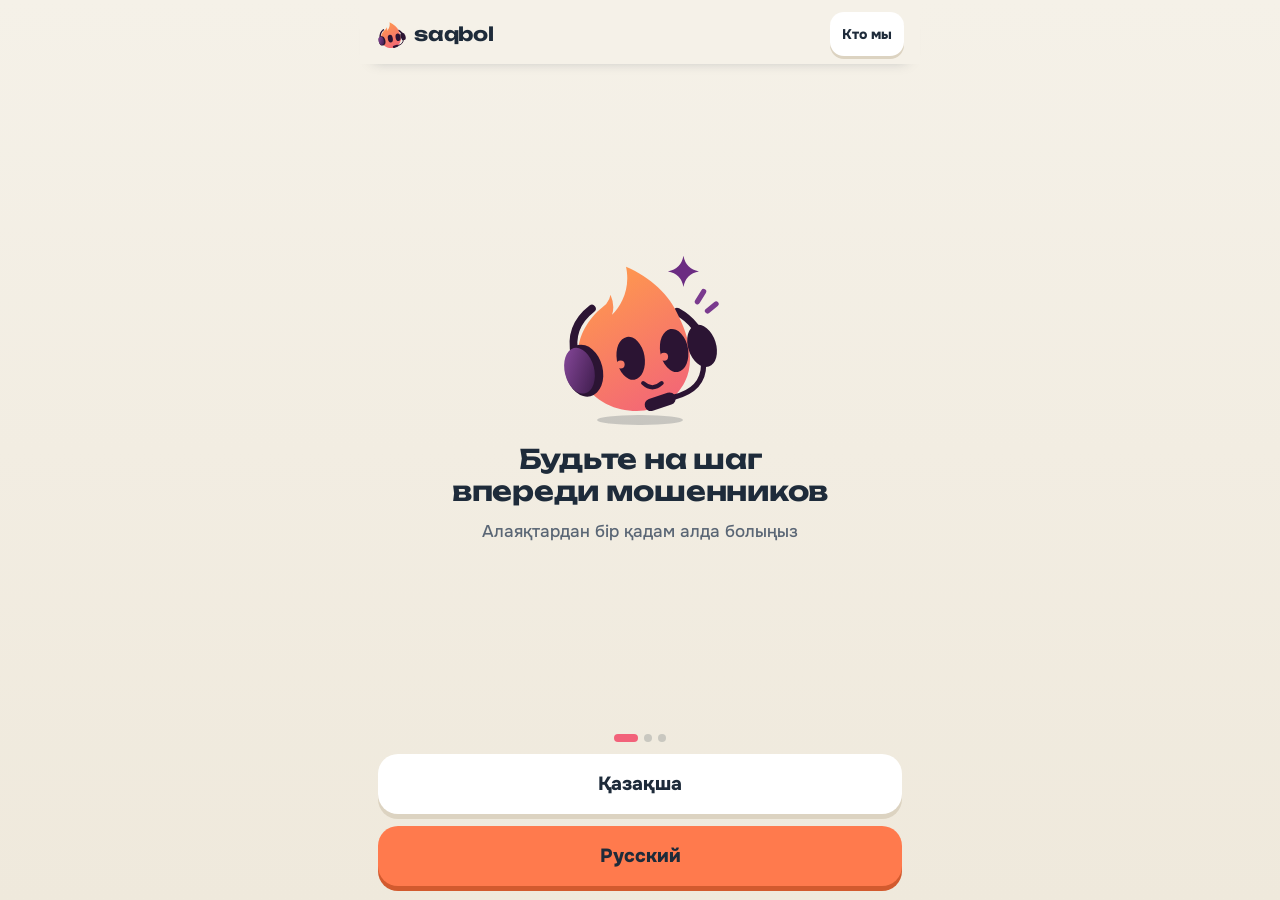
<file: index.html>
<!doctype html>
<html lang="ru">
  <head>
    <meta charset="utf-8" />
    <meta name="viewport" content="width=device-width, initial-scale=1, viewport-fit=cover" />
    <title>Saqbol — Скам или нет?</title>
    <meta name="description" content="5 ситуаций, 4–6 минут, анонимно. Сможете ли вы распознать мошенника? · 5 жағдай, 4–6 минут, жасырын." />
    <meta name="theme-color" content="#F5F1E8" />
    <meta name="color-scheme" content="light" />
    <meta property="og:type" content="website" />
    <meta property="og:title" content="Saqbol — Скам или нет? · Алаяқтық па, жоқ па?" />
    <meta property="og:description" content="5 ситуаций из жизни: звонки, SMS и переписки. Мошенник или нет? Проверьте себя за 5 минут." />
    <meta property="og:image" content="https://abeako.github.io/saqbol-quiz/og.jpg" />
    <meta property="og:image:width" content="1200" />
    <meta property="og:image:height" content="630" />
    <meta name="twitter:card" content="summary_large_image" />
    <link rel="icon" type="image/png" href="./favicon.png" />
    <link rel="apple-touch-icon" href="./icon.png" />
    <style>html,body{background:#efe9dc;margin:0}</style>
    <script type="module" crossorigin src="./assets/index-D5WSPdCW.js"></script>
    <link rel="stylesheet" crossorigin href="./assets/index-Dy8aH8hO.css">
  </head>
  <body>
    <div id="root"></div>
    <noscript>Включите JavaScript, чтобы пройти квиз. · Квизді өту үшін JavaScript қосыңыз.</noscript>
  </body>
</html>
</file>
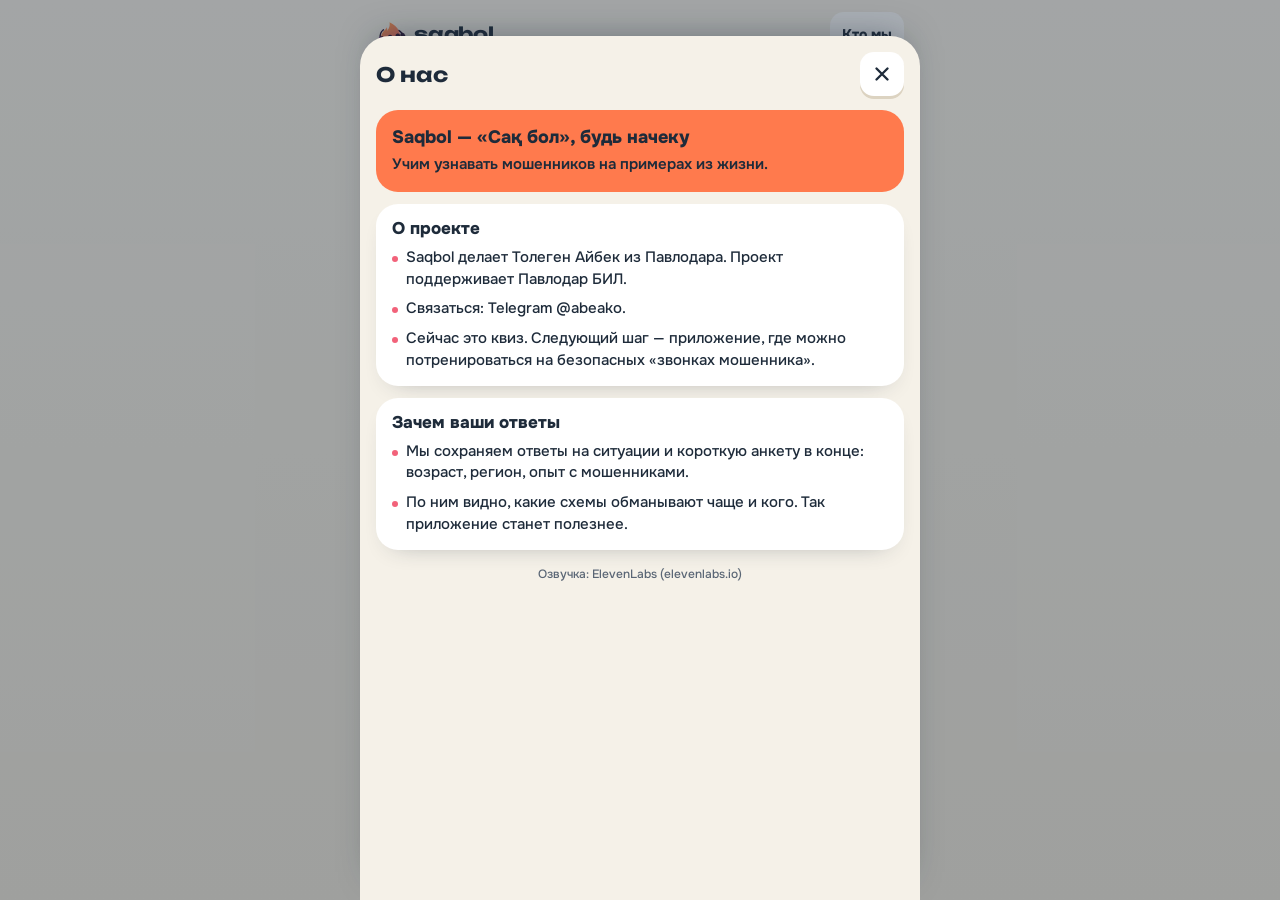
<file: about.html>
<!doctype html>
<html lang="ru">
<head>
<meta charset="utf-8">
<meta name="viewport" content="width=device-width, initial-scale=1">
<title>Saqbol — о проекте</title>
<meta name="robots" content="noindex">
<script>
  // Старый адрес страницы «О нас»: теперь она внутри квиза (#about). Язык сохраняем.
  (function () {
    var kk = /(?:^|[?&])lang=kk(?:&|$)/.test(location.search) || location.hash === '#kk';
    location.replace('./' + (kk ? '?lang=kk' : '') + '#about');
  })();
</script>
<noscript><meta http-equiv="refresh" content="0; url=./#about"></noscript>
<style>body{margin:0;background:#EFE9DC;font-family:system-ui,sans-serif;color:#1E2B3A}</style>
</head>
<body>
<p style="padding:24px"><a href="./#about">Saqbol — о проекте · жоба туралы</a></p>
</body>
</html>
</file>
<file: assets/index-Dy8aH8hO.css>
@font-face{font-family:Unbounded;font-style:normal;font-display:swap;font-weight:600;src:url(./unbounded-cyrillic-ext-600-normal-DtnEkFtx.woff2)format("woff2"),url(./unbounded-cyrillic-ext-600-normal-BY1ZbQNl.woff)format("woff");unicode-range:U+460-52F,U+1C80-1C8A,U+20B4,U+2DE0-2DFF,U+A640-A69F,U+FE2E-FE2F}@font-face{font-family:Unbounded;font-style:normal;font-display:swap;font-weight:600;src:url(./unbounded-cyrillic-600-normal-DW6uzIMB.woff2)format("woff2"),url(./unbounded-cyrillic-600-normal-B-s5c2Kn.woff)format("woff");unicode-range:U+301,U+400-45F,U+490-491,U+4B0-4B1,U+2116}@font-face{font-family:Unbounded;font-style:normal;font-display:swap;font-weight:600;src:url(./unbounded-vietnamese-600-normal-Cx2bTSHN.woff2)format("woff2"),url(./unbounded-vietnamese-600-normal-BzfrgZ_C.woff)format("woff");unicode-range:U+102-103,U+110-111,U+128-129,U+168-169,U+1A0-1A1,U+1AF-1B0,U+300-301,U+303-304,U+308-309,U+323,U+329,U+1EA0-1EF9,U+20AB}@font-face{font-family:Unbounded;font-style:normal;font-display:swap;font-weight:600;src:url(./unbounded-latin-ext-600-normal-0iZLtTDV.woff2)format("woff2"),url(./unbounded-latin-ext-600-normal-ClMPf-bu.woff)format("woff");unicode-range:U+100-2BA,U+2BD-2C5,U+2C7-2CC,U+2CE-2D7,U+2DD-2FF,U+304,U+308,U+329,U+1D00-1DBF,U+1E00-1E9F,U+1EF2-1EFF,U+2020,U+20A0-20AB,U+20AD-20C0,U+2113,U+2C60-2C7F,U+A720-A7FF}@font-face{font-family:Unbounded;font-style:normal;font-display:swap;font-weight:600;src:url(./unbounded-latin-600-normal-oRSANpZr.woff2)format("woff2"),url(./unbounded-latin-600-normal-BPdB_PEv.woff)format("woff");unicode-range:U+??,U+131,U+152-153,U+2BB-2BC,U+2C6,U+2DA,U+2DC,U+304,U+308,U+329,U+2000-206F,U+20AC,U+2122,U+2191,U+2193,U+2212,U+2215,U+FEFF,U+FFFD}@font-face{font-family:Unbounded;font-style:normal;font-display:swap;font-weight:700;src:url(./unbounded-cyrillic-ext-700-normal-ql9ya6Gs.woff2)format("woff2"),url(./unbounded-cyrillic-ext-700-normal-DbbkyFGP.woff)format("woff");unicode-range:U+460-52F,U+1C80-1C8A,U+20B4,U+2DE0-2DFF,U+A640-A69F,U+FE2E-FE2F}@font-face{font-family:Unbounded;font-style:normal;font-display:swap;font-weight:700;src:url(./unbounded-cyrillic-700-normal-BnWDpkfm.woff2)format("woff2"),url(./unbounded-cyrillic-700-normal-BKv7sql3.woff)format("woff");unicode-range:U+301,U+400-45F,U+490-491,U+4B0-4B1,U+2116}@font-face{font-family:Unbounded;font-style:normal;font-display:swap;font-weight:700;src:url(./unbounded-vietnamese-700-normal-CjKRcRIV.woff2)format("woff2"),url(./unbounded-vietnamese-700-normal-Bvu7IMCd.woff)format("woff");unicode-range:U+102-103,U+110-111,U+128-129,U+168-169,U+1A0-1A1,U+1AF-1B0,U+300-301,U+303-304,U+308-309,U+323,U+329,U+1EA0-1EF9,U+20AB}@font-face{font-family:Unbounded;font-style:normal;font-display:swap;font-weight:700;src:url(./unbounded-latin-ext-700-normal-BLzWLLjG.woff2)format("woff2"),url(./unbounded-latin-ext-700-normal-C5zWdd_U.woff)format("woff");unicode-range:U+100-2BA,U+2BD-2C5,U+2C7-2CC,U+2CE-2D7,U+2DD-2FF,U+304,U+308,U+329,U+1D00-1DBF,U+1E00-1E9F,U+1EF2-1EFF,U+2020,U+20A0-20AB,U+20AD-20C0,U+2113,U+2C60-2C7F,U+A720-A7FF}@font-face{font-family:Unbounded;font-style:normal;font-display:swap;font-weight:700;src:url(./unbounded-latin-700-normal-CaoNriVp.woff2)format("woff2"),url(./unbounded-latin-700-normal-CZtriu5h.woff)format("woff");unicode-range:U+??,U+131,U+152-153,U+2BB-2BC,U+2C6,U+2DA,U+2DC,U+304,U+308,U+329,U+2000-206F,U+20AC,U+2122,U+2191,U+2193,U+2212,U+2215,U+FEFF,U+FFFD}@font-face{font-family:Onest;font-style:normal;font-display:swap;font-weight:500;src:url(./onest-cyrillic-ext-500-normal-BRptT_Q-.woff2)format("woff2"),url(./onest-cyrillic-ext-500-normal-C2Nf5dsb.woff)format("woff");unicode-range:U+460-52F,U+1C80-1C8A,U+20B4,U+2DE0-2DFF,U+A640-A69F,U+FE2E-FE2F}@font-face{font-family:Onest;font-style:normal;font-display:swap;font-weight:500;src:url(./onest-cyrillic-500-normal-CJRUgmys.woff2)format("woff2"),url(./onest-cyrillic-500-normal-BMFE-GJD.woff)format("woff");unicode-range:U+301,U+400-45F,U+490-491,U+4B0-4B1,U+2116}@font-face{font-family:Onest;font-style:normal;font-display:swap;font-weight:500;src:url(./onest-math-500-normal-BAEyco5m.woff2)format("woff2"),url(./onest-math-500-normal-CFbo1AvL.woff)format("woff");unicode-range:U+302-303,U+305,U+307-308,U+310,U+312,U+315,U+31A,U+326-327,U+32C,U+32F-330,U+332-333,U+338,U+33A,U+346,U+34D,U+391-3A1,U+3A3-3A9,U+3B1-3C9,U+3D1,U+3D5-3D6,U+3F0-3F1,U+3F4-3F5,U+2016-2017,U+2034-2038,U+203C,U+2040,U+2043,U+2047,U+2050,U+2057,U+205F,U+2070-2071,U+2074-208E,U+2090-209C,U+20D0-20DC,U+20E1,U+20E5-20EF,U+2100-2112,U+2114-2115,U+2117-2121,U+2123-214F,U+2190,U+2192,U+2194-21AE,U+21B0-21E5,U+21F1-21F2,U+21F4-2211,U+2213-2214,U+2216-22FF,U+2308-230B,U+2310,U+2319,U+231C-2321,U+2336-237A,U+237C,U+2395,U+239B-23B7,U+23D0,U+23DC-23E1,U+2474-2475,U+25AF,U+25B3,U+25B7,U+25BD,U+25C1,U+25CA,U+25CC,U+25FB,U+266D-266F,U+27C0-27FF,U+2900-2AFF,U+2B0E-2B11,U+2B30-2B4C,U+2BFE,U+3030,U+FF5B,U+FF5D,U+1D400-1D7FF,U+1EE??}@font-face{font-family:Onest;font-style:normal;font-display:swap;font-weight:500;src:url(./onest-symbols-500-normal-x8bjkRDT.woff2)format("woff2"),url(./onest-symbols-500-normal-BnHuuehd.woff)format("woff");unicode-range:U+1-C,U+E-1F,U+7F-9F,U+20DD-20E0,U+20E2-20E4,U+2150-218F,U+2190,U+2192,U+2194-2199,U+21AF,U+21E6-21F0,U+21F3,U+2218-2219,U+2299,U+22C4-22C6,U+2300-243F,U+2440-244A,U+2460-24FF,U+25A0-27BF,U+28??,U+2921-2922,U+2981,U+29BF,U+29EB,U+2B??,U+4DC0-4DFF,U+FFF9-FFFB,U+10140-1018E,U+10190-1019C,U+101A0,U+101D0-101FD,U+102E0-102FB,U+10E60-10E7E,U+1D2C0-1D2D3,U+1D2E0-1D37F,U+1F0??,U+1F100-1F1AD,U+1F1E6-1F1FF,U+1F30D-1F30F,U+1F315,U+1F31C,U+1F31E,U+1F320-1F32C,U+1F336,U+1F378,U+1F37D,U+1F382,U+1F393-1F39F,U+1F3A7-1F3A8,U+1F3AC-1F3AF,U+1F3C2,U+1F3C4-1F3C6,U+1F3CA-1F3CE,U+1F3D4-1F3E0,U+1F3ED,U+1F3F1-1F3F3,U+1F3F5-1F3F7,U+1F408,U+1F415,U+1F41F,U+1F426,U+1F43F,U+1F441-1F442,U+1F444,U+1F446-1F449,U+1F44C-1F44E,U+1F453,U+1F46A,U+1F47D,U+1F4A3,U+1F4B0,U+1F4B3,U+1F4B9,U+1F4BB,U+1F4BF,U+1F4C8-1F4CB,U+1F4D6,U+1F4DA,U+1F4DF,U+1F4E3-1F4E6,U+1F4EA-1F4ED,U+1F4F7,U+1F4F9-1F4FB,U+1F4FD-1F4FE,U+1F503,U+1F507-1F50B,U+1F50D,U+1F512-1F513,U+1F53E-1F54A,U+1F54F-1F5FA,U+1F610,U+1F650-1F67F,U+1F687,U+1F68D,U+1F691,U+1F694,U+1F698,U+1F6AD,U+1F6B2,U+1F6B9-1F6BA,U+1F6BC,U+1F6C6-1F6CF,U+1F6D3-1F6D7,U+1F6E0-1F6EA,U+1F6F0-1F6F3,U+1F6F7-1F6FC,U+1F7??,U+1F800-1F80B,U+1F810-1F847,U+1F850-1F859,U+1F860-1F887,U+1F890-1F8AD,U+1F8B0-1F8BB,U+1F8C0-1F8C1,U+1F900-1F90B,U+1F93B,U+1F946,U+1F984,U+1F996,U+1F9E9,U+1FA00-1FA6F,U+1FA70-1FA7C,U+1FA80-1FA89,U+1FA8F-1FAC6,U+1FACE-1FADC,U+1FADF-1FAE9,U+1FAF0-1FAF8,U+1FB??}@font-face{font-family:Onest;font-style:normal;font-display:swap;font-weight:500;src:url(./onest-vietnamese-500-normal-CYcoD-Qw.woff2)format("woff2"),url(./onest-vietnamese-500-normal-B-ujVS1X.woff)format("woff");unicode-range:U+102-103,U+110-111,U+128-129,U+168-169,U+1A0-1A1,U+1AF-1B0,U+300-301,U+303-304,U+308-309,U+323,U+329,U+1EA0-1EF9,U+20AB}@font-face{font-family:Onest;font-style:normal;font-display:swap;font-weight:500;src:url(./onest-latin-ext-500-normal-BOsNMgOh.woff2)format("woff2"),url(./onest-latin-ext-500-normal-BG_GNqt_.woff)format("woff");unicode-range:U+100-2BA,U+2BD-2C5,U+2C7-2CC,U+2CE-2D7,U+2DD-2FF,U+304,U+308,U+329,U+1D00-1DBF,U+1E00-1E9F,U+1EF2-1EFF,U+2020,U+20A0-20AB,U+20AD-20C0,U+2113,U+2C60-2C7F,U+A720-A7FF}@font-face{font-family:Onest;font-style:normal;font-display:swap;font-weight:500;src:url(./onest-latin-500-normal-2-RsuwM3.woff2)format("woff2"),url(./onest-latin-500-normal-CVP923du.woff)format("woff");unicode-range:U+??,U+131,U+152-153,U+2BB-2BC,U+2C6,U+2DA,U+2DC,U+304,U+308,U+329,U+2000-206F,U+20AC,U+2122,U+2191,U+2193,U+2212,U+2215,U+FEFF,U+FFFD}@font-face{font-family:Onest;font-style:normal;font-display:swap;font-weight:600;src:url(./onest-cyrillic-ext-600-normal-akDnvndp.woff2)format("woff2"),url(./onest-cyrillic-ext-600-normal-DARnoHZf.woff)format("woff");unicode-range:U+460-52F,U+1C80-1C8A,U+20B4,U+2DE0-2DFF,U+A640-A69F,U+FE2E-FE2F}@font-face{font-family:Onest;font-style:normal;font-display:swap;font-weight:600;src:url(./onest-cyrillic-600-normal-BZYKVyuq.woff2)format("woff2"),url(./onest-cyrillic-600-normal-DXk93W_-.woff)format("woff");unicode-range:U+301,U+400-45F,U+490-491,U+4B0-4B1,U+2116}@font-face{font-family:Onest;font-style:normal;font-display:swap;font-weight:600;src:url(./onest-math-600-normal-DtDLLcx3.woff2)format("woff2"),url(./onest-math-600-normal-Cg9O0yw7.woff)format("woff");unicode-range:U+302-303,U+305,U+307-308,U+310,U+312,U+315,U+31A,U+326-327,U+32C,U+32F-330,U+332-333,U+338,U+33A,U+346,U+34D,U+391-3A1,U+3A3-3A9,U+3B1-3C9,U+3D1,U+3D5-3D6,U+3F0-3F1,U+3F4-3F5,U+2016-2017,U+2034-2038,U+203C,U+2040,U+2043,U+2047,U+2050,U+2057,U+205F,U+2070-2071,U+2074-208E,U+2090-209C,U+20D0-20DC,U+20E1,U+20E5-20EF,U+2100-2112,U+2114-2115,U+2117-2121,U+2123-214F,U+2190,U+2192,U+2194-21AE,U+21B0-21E5,U+21F1-21F2,U+21F4-2211,U+2213-2214,U+2216-22FF,U+2308-230B,U+2310,U+2319,U+231C-2321,U+2336-237A,U+237C,U+2395,U+239B-23B7,U+23D0,U+23DC-23E1,U+2474-2475,U+25AF,U+25B3,U+25B7,U+25BD,U+25C1,U+25CA,U+25CC,U+25FB,U+266D-266F,U+27C0-27FF,U+2900-2AFF,U+2B0E-2B11,U+2B30-2B4C,U+2BFE,U+3030,U+FF5B,U+FF5D,U+1D400-1D7FF,U+1EE??}@font-face{font-family:Onest;font-style:normal;font-display:swap;font-weight:600;src:url(./onest-symbols-600-normal-xTLJvtuG.woff2)format("woff2"),url(./onest-symbols-600-normal-DbXpb-tr.woff)format("woff");unicode-range:U+1-C,U+E-1F,U+7F-9F,U+20DD-20E0,U+20E2-20E4,U+2150-218F,U+2190,U+2192,U+2194-2199,U+21AF,U+21E6-21F0,U+21F3,U+2218-2219,U+2299,U+22C4-22C6,U+2300-243F,U+2440-244A,U+2460-24FF,U+25A0-27BF,U+28??,U+2921-2922,U+2981,U+29BF,U+29EB,U+2B??,U+4DC0-4DFF,U+FFF9-FFFB,U+10140-1018E,U+10190-1019C,U+101A0,U+101D0-101FD,U+102E0-102FB,U+10E60-10E7E,U+1D2C0-1D2D3,U+1D2E0-1D37F,U+1F0??,U+1F100-1F1AD,U+1F1E6-1F1FF,U+1F30D-1F30F,U+1F315,U+1F31C,U+1F31E,U+1F320-1F32C,U+1F336,U+1F378,U+1F37D,U+1F382,U+1F393-1F39F,U+1F3A7-1F3A8,U+1F3AC-1F3AF,U+1F3C2,U+1F3C4-1F3C6,U+1F3CA-1F3CE,U+1F3D4-1F3E0,U+1F3ED,U+1F3F1-1F3F3,U+1F3F5-1F3F7,U+1F408,U+1F415,U+1F41F,U+1F426,U+1F43F,U+1F441-1F442,U+1F444,U+1F446-1F449,U+1F44C-1F44E,U+1F453,U+1F46A,U+1F47D,U+1F4A3,U+1F4B0,U+1F4B3,U+1F4B9,U+1F4BB,U+1F4BF,U+1F4C8-1F4CB,U+1F4D6,U+1F4DA,U+1F4DF,U+1F4E3-1F4E6,U+1F4EA-1F4ED,U+1F4F7,U+1F4F9-1F4FB,U+1F4FD-1F4FE,U+1F503,U+1F507-1F50B,U+1F50D,U+1F512-1F513,U+1F53E-1F54A,U+1F54F-1F5FA,U+1F610,U+1F650-1F67F,U+1F687,U+1F68D,U+1F691,U+1F694,U+1F698,U+1F6AD,U+1F6B2,U+1F6B9-1F6BA,U+1F6BC,U+1F6C6-1F6CF,U+1F6D3-1F6D7,U+1F6E0-1F6EA,U+1F6F0-1F6F3,U+1F6F7-1F6FC,U+1F7??,U+1F800-1F80B,U+1F810-1F847,U+1F850-1F859,U+1F860-1F887,U+1F890-1F8AD,U+1F8B0-1F8BB,U+1F8C0-1F8C1,U+1F900-1F90B,U+1F93B,U+1F946,U+1F984,U+1F996,U+1F9E9,U+1FA00-1FA6F,U+1FA70-1FA7C,U+1FA80-1FA89,U+1FA8F-1FAC6,U+1FACE-1FADC,U+1FADF-1FAE9,U+1FAF0-1FAF8,U+1FB??}@font-face{font-family:Onest;font-style:normal;font-display:swap;font-weight:600;src:url(./onest-vietnamese-600-normal-BB-MkYnX.woff2)format("woff2"),url(./onest-vietnamese-600-normal-Banm7-ne.woff)format("woff");unicode-range:U+102-103,U+110-111,U+128-129,U+168-169,U+1A0-1A1,U+1AF-1B0,U+300-301,U+303-304,U+308-309,U+323,U+329,U+1EA0-1EF9,U+20AB}@font-face{font-family:Onest;font-style:normal;font-display:swap;font-weight:600;src:url(./onest-latin-ext-600-normal-DJ0mJiNR.woff2)format("woff2"),url(./onest-latin-ext-600-normal-HzGxiJ8N.woff)format("woff");unicode-range:U+100-2BA,U+2BD-2C5,U+2C7-2CC,U+2CE-2D7,U+2DD-2FF,U+304,U+308,U+329,U+1D00-1DBF,U+1E00-1E9F,U+1EF2-1EFF,U+2020,U+20A0-20AB,U+20AD-20C0,U+2113,U+2C60-2C7F,U+A720-A7FF}@font-face{font-family:Onest;font-style:normal;font-display:swap;font-weight:600;src:url(./onest-latin-600-normal-DM19Lk_j.woff2)format("woff2"),url(./onest-latin-600-normal-D88KJsY0.woff)format("woff");unicode-range:U+??,U+131,U+152-153,U+2BB-2BC,U+2C6,U+2DA,U+2DC,U+304,U+308,U+329,U+2000-206F,U+20AC,U+2122,U+2191,U+2193,U+2212,U+2215,U+FEFF,U+FFFD}@font-face{font-family:Onest;font-style:normal;font-display:swap;font-weight:700;src:url(./onest-cyrillic-ext-700-normal-Bv9yQbv6.woff2)format("woff2"),url(./onest-cyrillic-ext-700-normal-VHhFdOv4.woff)format("woff");unicode-range:U+460-52F,U+1C80-1C8A,U+20B4,U+2DE0-2DFF,U+A640-A69F,U+FE2E-FE2F}@font-face{font-family:Onest;font-style:normal;font-display:swap;font-weight:700;src:url(./onest-cyrillic-700-normal-3rOSeAdn.woff2)format("woff2"),url(./onest-cyrillic-700-normal-BYHfPO1G.woff)format("woff");unicode-range:U+301,U+400-45F,U+490-491,U+4B0-4B1,U+2116}@font-face{font-family:Onest;font-style:normal;font-display:swap;font-weight:700;src:url(./onest-math-700-normal-8BLSvV4n.woff2)format("woff2"),url(./onest-math-700-normal-DV7Jn8rc.woff)format("woff");unicode-range:U+302-303,U+305,U+307-308,U+310,U+312,U+315,U+31A,U+326-327,U+32C,U+32F-330,U+332-333,U+338,U+33A,U+346,U+34D,U+391-3A1,U+3A3-3A9,U+3B1-3C9,U+3D1,U+3D5-3D6,U+3F0-3F1,U+3F4-3F5,U+2016-2017,U+2034-2038,U+203C,U+2040,U+2043,U+2047,U+2050,U+2057,U+205F,U+2070-2071,U+2074-208E,U+2090-209C,U+20D0-20DC,U+20E1,U+20E5-20EF,U+2100-2112,U+2114-2115,U+2117-2121,U+2123-214F,U+2190,U+2192,U+2194-21AE,U+21B0-21E5,U+21F1-21F2,U+21F4-2211,U+2213-2214,U+2216-22FF,U+2308-230B,U+2310,U+2319,U+231C-2321,U+2336-237A,U+237C,U+2395,U+239B-23B7,U+23D0,U+23DC-23E1,U+2474-2475,U+25AF,U+25B3,U+25B7,U+25BD,U+25C1,U+25CA,U+25CC,U+25FB,U+266D-266F,U+27C0-27FF,U+2900-2AFF,U+2B0E-2B11,U+2B30-2B4C,U+2BFE,U+3030,U+FF5B,U+FF5D,U+1D400-1D7FF,U+1EE??}@font-face{font-family:Onest;font-style:normal;font-display:swap;font-weight:700;src:url(./onest-symbols-700-normal-C_KQTiD_.woff2)format("woff2"),url(./onest-symbols-700-normal-DWaVlq9G.woff)format("woff");unicode-range:U+1-C,U+E-1F,U+7F-9F,U+20DD-20E0,U+20E2-20E4,U+2150-218F,U+2190,U+2192,U+2194-2199,U+21AF,U+21E6-21F0,U+21F3,U+2218-2219,U+2299,U+22C4-22C6,U+2300-243F,U+2440-244A,U+2460-24FF,U+25A0-27BF,U+28??,U+2921-2922,U+2981,U+29BF,U+29EB,U+2B??,U+4DC0-4DFF,U+FFF9-FFFB,U+10140-1018E,U+10190-1019C,U+101A0,U+101D0-101FD,U+102E0-102FB,U+10E60-10E7E,U+1D2C0-1D2D3,U+1D2E0-1D37F,U+1F0??,U+1F100-1F1AD,U+1F1E6-1F1FF,U+1F30D-1F30F,U+1F315,U+1F31C,U+1F31E,U+1F320-1F32C,U+1F336,U+1F378,U+1F37D,U+1F382,U+1F393-1F39F,U+1F3A7-1F3A8,U+1F3AC-1F3AF,U+1F3C2,U+1F3C4-1F3C6,U+1F3CA-1F3CE,U+1F3D4-1F3E0,U+1F3ED,U+1F3F1-1F3F3,U+1F3F5-1F3F7,U+1F408,U+1F415,U+1F41F,U+1F426,U+1F43F,U+1F441-1F442,U+1F444,U+1F446-1F449,U+1F44C-1F44E,U+1F453,U+1F46A,U+1F47D,U+1F4A3,U+1F4B0,U+1F4B3,U+1F4B9,U+1F4BB,U+1F4BF,U+1F4C8-1F4CB,U+1F4D6,U+1F4DA,U+1F4DF,U+1F4E3-1F4E6,U+1F4EA-1F4ED,U+1F4F7,U+1F4F9-1F4FB,U+1F4FD-1F4FE,U+1F503,U+1F507-1F50B,U+1F50D,U+1F512-1F513,U+1F53E-1F54A,U+1F54F-1F5FA,U+1F610,U+1F650-1F67F,U+1F687,U+1F68D,U+1F691,U+1F694,U+1F698,U+1F6AD,U+1F6B2,U+1F6B9-1F6BA,U+1F6BC,U+1F6C6-1F6CF,U+1F6D3-1F6D7,U+1F6E0-1F6EA,U+1F6F0-1F6F3,U+1F6F7-1F6FC,U+1F7??,U+1F800-1F80B,U+1F810-1F847,U+1F850-1F859,U+1F860-1F887,U+1F890-1F8AD,U+1F8B0-1F8BB,U+1F8C0-1F8C1,U+1F900-1F90B,U+1F93B,U+1F946,U+1F984,U+1F996,U+1F9E9,U+1FA00-1FA6F,U+1FA70-1FA7C,U+1FA80-1FA89,U+1FA8F-1FAC6,U+1FACE-1FADC,U+1FADF-1FAE9,U+1FAF0-1FAF8,U+1FB??}@font-face{font-family:Onest;font-style:normal;font-display:swap;font-weight:700;src:url(./onest-vietnamese-700-normal-o95X2wRR.woff2)format("woff2"),url(./onest-vietnamese-700-normal-DJPTbRH6.woff)format("woff");unicode-range:U+102-103,U+110-111,U+128-129,U+168-169,U+1A0-1A1,U+1AF-1B0,U+300-301,U+303-304,U+308-309,U+323,U+329,U+1EA0-1EF9,U+20AB}@font-face{font-family:Onest;font-style:normal;font-display:swap;font-weight:700;src:url(./onest-latin-ext-700-normal-DSjWcyFb.woff2)format("woff2"),url(./onest-latin-ext-700-normal-CIZyApB7.woff)format("woff");unicode-range:U+100-2BA,U+2BD-2C5,U+2C7-2CC,U+2CE-2D7,U+2DD-2FF,U+304,U+308,U+329,U+1D00-1DBF,U+1E00-1E9F,U+1EF2-1EFF,U+2020,U+20A0-20AB,U+20AD-20C0,U+2113,U+2C60-2C7F,U+A720-A7FF}@font-face{font-family:Onest;font-style:normal;font-display:swap;font-weight:700;src:url(./onest-latin-700-normal-DMkYZIUB.woff2)format("woff2"),url(./onest-latin-700-normal-HOulLaZS.woff)format("woff");unicode-range:U+??,U+131,U+152-153,U+2BB-2BC,U+2C6,U+2DA,U+2DC,U+304,U+308,U+329,U+2000-206F,U+20AC,U+2122,U+2191,U+2193,U+2212,U+2215,U+FEFF,U+FFFD}@font-face{font-family:Onest;font-style:normal;font-display:swap;font-weight:800;src:url(./onest-cyrillic-ext-800-normal-DvatoslO.woff2)format("woff2"),url(./onest-cyrillic-ext-800-normal-DFbDMb5u.woff)format("woff");unicode-range:U+460-52F,U+1C80-1C8A,U+20B4,U+2DE0-2DFF,U+A640-A69F,U+FE2E-FE2F}@font-face{font-family:Onest;font-style:normal;font-display:swap;font-weight:800;src:url(./onest-cyrillic-800-normal-QkauEl2X.woff2)format("woff2"),url(./onest-cyrillic-800-normal-BK5UozLr.woff)format("woff");unicode-range:U+301,U+400-45F,U+490-491,U+4B0-4B1,U+2116}@font-face{font-family:Onest;font-style:normal;font-display:swap;font-weight:800;src:url(./onest-math-800-normal-C8DqLkcE.woff2)format("woff2"),url(./onest-math-800-normal-DMZUcWPd.woff)format("woff");unicode-range:U+302-303,U+305,U+307-308,U+310,U+312,U+315,U+31A,U+326-327,U+32C,U+32F-330,U+332-333,U+338,U+33A,U+346,U+34D,U+391-3A1,U+3A3-3A9,U+3B1-3C9,U+3D1,U+3D5-3D6,U+3F0-3F1,U+3F4-3F5,U+2016-2017,U+2034-2038,U+203C,U+2040,U+2043,U+2047,U+2050,U+2057,U+205F,U+2070-2071,U+2074-208E,U+2090-209C,U+20D0-20DC,U+20E1,U+20E5-20EF,U+2100-2112,U+2114-2115,U+2117-2121,U+2123-214F,U+2190,U+2192,U+2194-21AE,U+21B0-21E5,U+21F1-21F2,U+21F4-2211,U+2213-2214,U+2216-22FF,U+2308-230B,U+2310,U+2319,U+231C-2321,U+2336-237A,U+237C,U+2395,U+239B-23B7,U+23D0,U+23DC-23E1,U+2474-2475,U+25AF,U+25B3,U+25B7,U+25BD,U+25C1,U+25CA,U+25CC,U+25FB,U+266D-266F,U+27C0-27FF,U+2900-2AFF,U+2B0E-2B11,U+2B30-2B4C,U+2BFE,U+3030,U+FF5B,U+FF5D,U+1D400-1D7FF,U+1EE??}@font-face{font-family:Onest;font-style:normal;font-display:swap;font-weight:800;src:url(./onest-symbols-800-normal-Bho9X8gK.woff2)format("woff2"),url(./onest-symbols-800-normal-CxVrnv2Y.woff)format("woff");unicode-range:U+1-C,U+E-1F,U+7F-9F,U+20DD-20E0,U+20E2-20E4,U+2150-218F,U+2190,U+2192,U+2194-2199,U+21AF,U+21E6-21F0,U+21F3,U+2218-2219,U+2299,U+22C4-22C6,U+2300-243F,U+2440-244A,U+2460-24FF,U+25A0-27BF,U+28??,U+2921-2922,U+2981,U+29BF,U+29EB,U+2B??,U+4DC0-4DFF,U+FFF9-FFFB,U+10140-1018E,U+10190-1019C,U+101A0,U+101D0-101FD,U+102E0-102FB,U+10E60-10E7E,U+1D2C0-1D2D3,U+1D2E0-1D37F,U+1F0??,U+1F100-1F1AD,U+1F1E6-1F1FF,U+1F30D-1F30F,U+1F315,U+1F31C,U+1F31E,U+1F320-1F32C,U+1F336,U+1F378,U+1F37D,U+1F382,U+1F393-1F39F,U+1F3A7-1F3A8,U+1F3AC-1F3AF,U+1F3C2,U+1F3C4-1F3C6,U+1F3CA-1F3CE,U+1F3D4-1F3E0,U+1F3ED,U+1F3F1-1F3F3,U+1F3F5-1F3F7,U+1F408,U+1F415,U+1F41F,U+1F426,U+1F43F,U+1F441-1F442,U+1F444,U+1F446-1F449,U+1F44C-1F44E,U+1F453,U+1F46A,U+1F47D,U+1F4A3,U+1F4B0,U+1F4B3,U+1F4B9,U+1F4BB,U+1F4BF,U+1F4C8-1F4CB,U+1F4D6,U+1F4DA,U+1F4DF,U+1F4E3-1F4E6,U+1F4EA-1F4ED,U+1F4F7,U+1F4F9-1F4FB,U+1F4FD-1F4FE,U+1F503,U+1F507-1F50B,U+1F50D,U+1F512-1F513,U+1F53E-1F54A,U+1F54F-1F5FA,U+1F610,U+1F650-1F67F,U+1F687,U+1F68D,U+1F691,U+1F694,U+1F698,U+1F6AD,U+1F6B2,U+1F6B9-1F6BA,U+1F6BC,U+1F6C6-1F6CF,U+1F6D3-1F6D7,U+1F6E0-1F6EA,U+1F6F0-1F6F3,U+1F6F7-1F6FC,U+1F7??,U+1F800-1F80B,U+1F810-1F847,U+1F850-1F859,U+1F860-1F887,U+1F890-1F8AD,U+1F8B0-1F8BB,U+1F8C0-1F8C1,U+1F900-1F90B,U+1F93B,U+1F946,U+1F984,U+1F996,U+1F9E9,U+1FA00-1FA6F,U+1FA70-1FA7C,U+1FA80-1FA89,U+1FA8F-1FAC6,U+1FACE-1FADC,U+1FADF-1FAE9,U+1FAF0-1FAF8,U+1FB??}@font-face{font-family:Onest;font-style:normal;font-display:swap;font-weight:800;src:url(./onest-vietnamese-800-normal-B-B_ZOag.woff2)format("woff2"),url(./onest-vietnamese-800-normal-BLKw_yQP.woff)format("woff");unicode-range:U+102-103,U+110-111,U+128-129,U+168-169,U+1A0-1A1,U+1AF-1B0,U+300-301,U+303-304,U+308-309,U+323,U+329,U+1EA0-1EF9,U+20AB}@font-face{font-family:Onest;font-style:normal;font-display:swap;font-weight:800;src:url(./onest-latin-ext-800-normal-BAgh8MfX.woff2)format("woff2"),url(./onest-latin-ext-800-normal-yUF9vR5U.woff)format("woff");unicode-range:U+100-2BA,U+2BD-2C5,U+2C7-2CC,U+2CE-2D7,U+2DD-2FF,U+304,U+308,U+329,U+1D00-1DBF,U+1E00-1E9F,U+1EF2-1EFF,U+2020,U+20A0-20AB,U+20AD-20C0,U+2113,U+2C60-2C7F,U+A720-A7FF}@font-face{font-family:Onest;font-style:normal;font-display:swap;font-weight:800;src:url(./onest-latin-800-normal-wB2poyF_.woff2)format("woff2"),url(./onest-latin-800-normal-ovMoM2vU.woff)format("woff");unicode-range:U+??,U+131,U+152-153,U+2BB-2BC,U+2C6,U+2DA,U+2DC,U+304,U+308,U+329,U+2000-206F,U+20AC,U+2122,U+2191,U+2193,U+2212,U+2215,U+FEFF,U+FFFD}html,body{color:#1e2b3a;-webkit-font-smoothing:antialiased;-webkit-text-size-adjust:100%;background:#efe9dc;margin:0}body{overscroll-behavior-y:none;font-family:Onest,system-ui,-apple-system,Segoe UI,sans-serif}*{box-sizing:border-box;-webkit-tap-highlight-color:transparent}:focus{outline:none}:focus-visible{outline-offset:2px;outline:3px solid #2563a8}button,textarea,input{color:inherit;font-family:inherit}button{cursor:pointer;touch-action:manipulation}button:disabled{cursor:default}a{color:#2563a8}.sq-h{font-family:Unbounded,Onest,system-ui,sans-serif}.sq-sr{clip:rect(0 0 0 0);white-space:nowrap;width:1px;height:1px;position:absolute;overflow:hidden}.sq-bg{z-index:0;pointer-events:none;background:linear-gradient(#f5f1e8 0%,#efe9dc 100%);position:fixed;inset:0}.sq-press{transition:transform 80ms ease-out,box-shadow 80ms ease-out,background-color .18s,border-color .18s,opacity .2s}.sq-press:active:not(:disabled):not([aria-disabled=true]){transform:translateY(4px);box-shadow:0 0 #0000!important}.sq-screen{animation:.3s cubic-bezier(.2,.9,.3,1) both sqIn}.sq-up{animation:.38s cubic-bezier(.25,1.25,.5,1) both sqUp}.sq-pop{animation:.3s cubic-bezier(.3,1.6,.5,1) both sqPop}.sq-bub{animation:.3s cubic-bezier(.3,1.5,.5,1) both sqBub}.sq-breath{transform-origin:50% 100%;animation:3.2s ease-in-out infinite sqBreath}.sq-blink{transform-box:fill-box;transform-origin:50%;animation:4.6s infinite sqBlink}.sq-shadow{animation:3.2s ease-in-out infinite sqShadow}.sq-twinkle{transform-box:fill-box;transform-origin:50%;animation:2.4s ease-in-out infinite sqTwinkle}.sq-dot{animation:1s ease-in-out infinite sqDot}.sq-ring{animation:1.8s ease-out infinite sqRing}.sq-fade{animation:.25s ease-out both sqFade}.sq-sheet{animation:.36s cubic-bezier(.2,.9,.3,1) both sqSheet}@keyframes sqIn{0%{opacity:0;transform:translate(28px)}to{opacity:1;transform:none}}@keyframes sqFwdA{0%{opacity:0;transform:translate(36px)}to{opacity:1;transform:none}}@keyframes sqFwdB{0%{opacity:0;transform:translate(36px)}to{opacity:1;transform:none}}@keyframes sqBackA{0%{opacity:0;transform:translate(-36px)}to{opacity:1;transform:none}}@keyframes sqBackB{0%{opacity:0;transform:translate(-36px)}to{opacity:1;transform:none}}@keyframes sqUp{0%{opacity:0;transform:translateY(16px)scale(.98)}to{opacity:1;transform:none}}@keyframes sqPop{0%{opacity:0;transform:scale(.6)}to{opacity:1;transform:scale(1)}}@keyframes sqBub{0%{opacity:0;transform:translateY(8px)scale(.85)}to{opacity:1;transform:none}}@keyframes sqBreath{0%,to{transform:translateY(0)scale(1)}50%{transform:translateY(-2%)scale(.985,1.02)}}@keyframes sqBlink{0%,92%,98%,to{transform:scaleY(1)}95%{transform:scaleY(.1)}}@keyframes sqShadow{0%,to{opacity:.9;transform:scaleX(1)}50%{opacity:.6;transform:scaleX(.86)}}@keyframes sqTwinkle{0%,to{transform:scale(1)rotate(0)}50%{transform:scale(.8)rotate(12deg)}}@keyframes sqHopA{0%{transform:none}30%{transform:translateY(-12%)scale(.96,1.05)}55%{transform:translateY(0)scale(1.06,.94)}78%{transform:scale(.98,1.02)}to{transform:none}}@keyframes sqHopB{0%{transform:none}30%{transform:translateY(-12%)scale(.96,1.05)}55%{transform:translateY(0)scale(1.06,.94)}78%{transform:scale(.98,1.02)}to{transform:none}}@keyframes sqCapA{0%{opacity:.2;transform:translateY(5px)}to{opacity:1;transform:none}}@keyframes sqCapB{0%{opacity:.2;transform:translateY(5px)}to{opacity:1;transform:none}}@keyframes sqDot{0%,60%,to{opacity:.3;transform:none}30%{opacity:1;transform:translateY(-3px)}}@keyframes sqRing{0%{opacity:.55;transform:scale(1)}to{opacity:0;transform:scale(1.75)}}@keyframes sqFade{0%{opacity:0}to{opacity:1}}@keyframes sqSheet{0%{transform:translateY(100%)}to{transform:none}}@keyframes sqFly1{0%{opacity:1;transform:translateY(0)rotate(0)}to{opacity:0;transform:translateY(-120px)rotate(200deg)}}@keyframes sqFly2{0%{opacity:1;transform:translateY(0)rotate(0)}to{opacity:0;transform:translateY(-150px)rotate(-240deg)}}@keyframes sqFly3{0%{opacity:1;transform:translateY(0)rotate(0)}to{opacity:0;transform:translateY(-95px)rotate(160deg)}}@media (prefers-reduced-motion:reduce){*,:before,:after{transition-duration:.01ms!important;animation-duration:.01ms!important;animation-iteration-count:1!important}}
</file>
